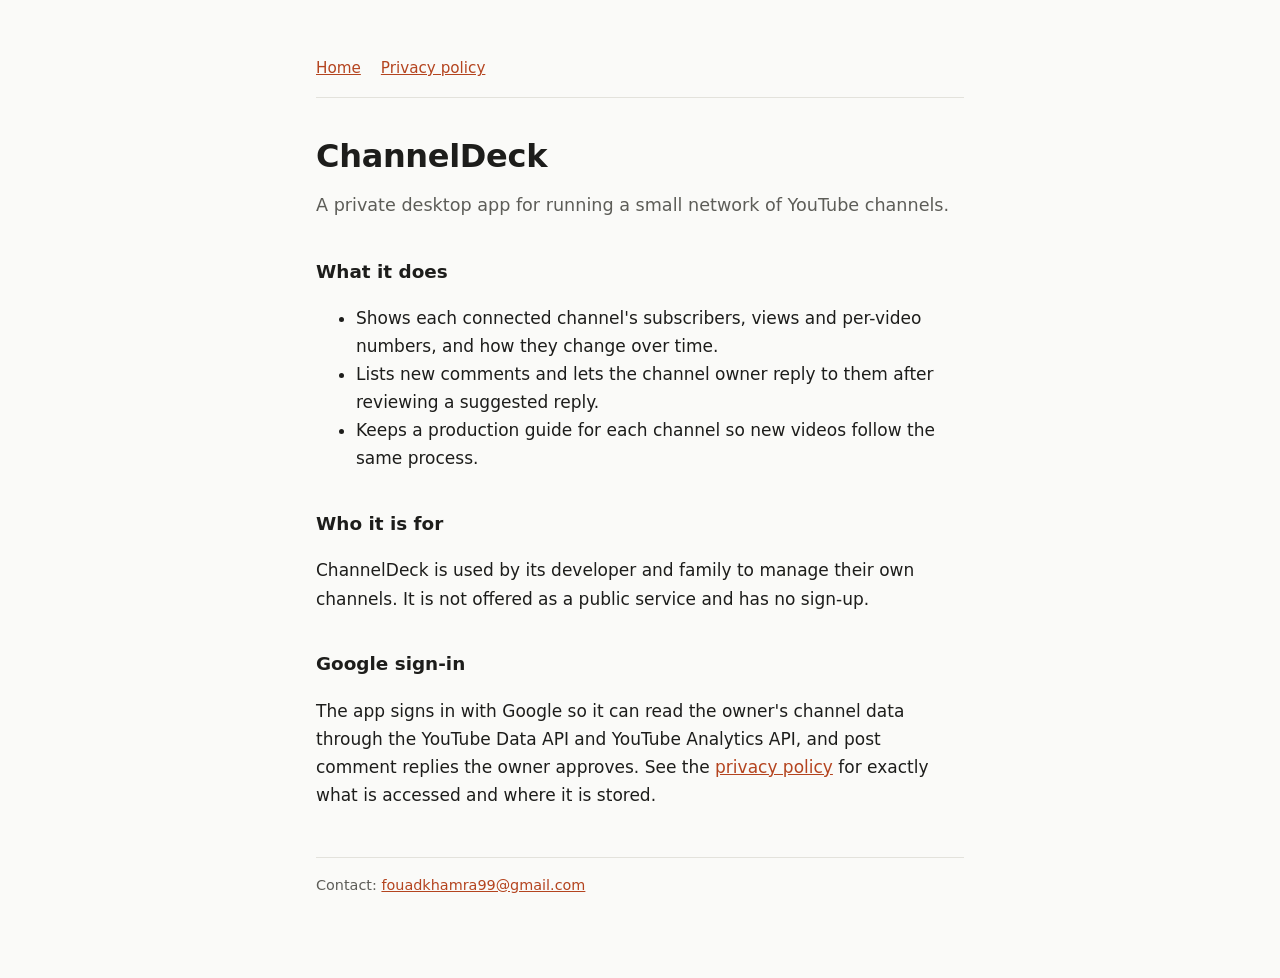
<file: index.html>
<!doctype html>
<html lang="en">
<head>
<meta charset="utf-8">
<meta name="viewport" content="width=device-width, initial-scale=1">
<title>ChannelDeck</title>
<link rel="stylesheet" href="style.css">
</head>
<body>
<main>
<nav><a href="./">Home</a><a href="privacy.html">Privacy policy</a></nav>
<h1>ChannelDeck</h1>
<p class="lede">A private desktop app for running a small network of YouTube channels.</p>

<h2>What it does</h2>
<ul>
  <li>Shows each connected channel's subscribers, views and per-video numbers, and how they change over time.</li>
  <li>Lists new comments and lets the channel owner reply to them after reviewing a suggested reply.</li>
  <li>Keeps a production guide for each channel so new videos follow the same process.</li>
</ul>

<h2>Who it is for</h2>
<p>ChannelDeck is used by its developer and family to manage their own channels. It is not offered as a public service and has no sign-up.</p>

<h2>Google sign-in</h2>
<p>The app signs in with Google so it can read the owner's channel data through the YouTube Data API and YouTube Analytics API, and post comment replies the owner approves. See the <a href="privacy.html">privacy policy</a> for exactly what is accessed and where it is stored.</p>

<footer>Contact: <a href="mailto:fouadkhamra99@gmail.com">fouadkhamra99@gmail.com</a></footer>
</main>
</body>
</html>
</file>
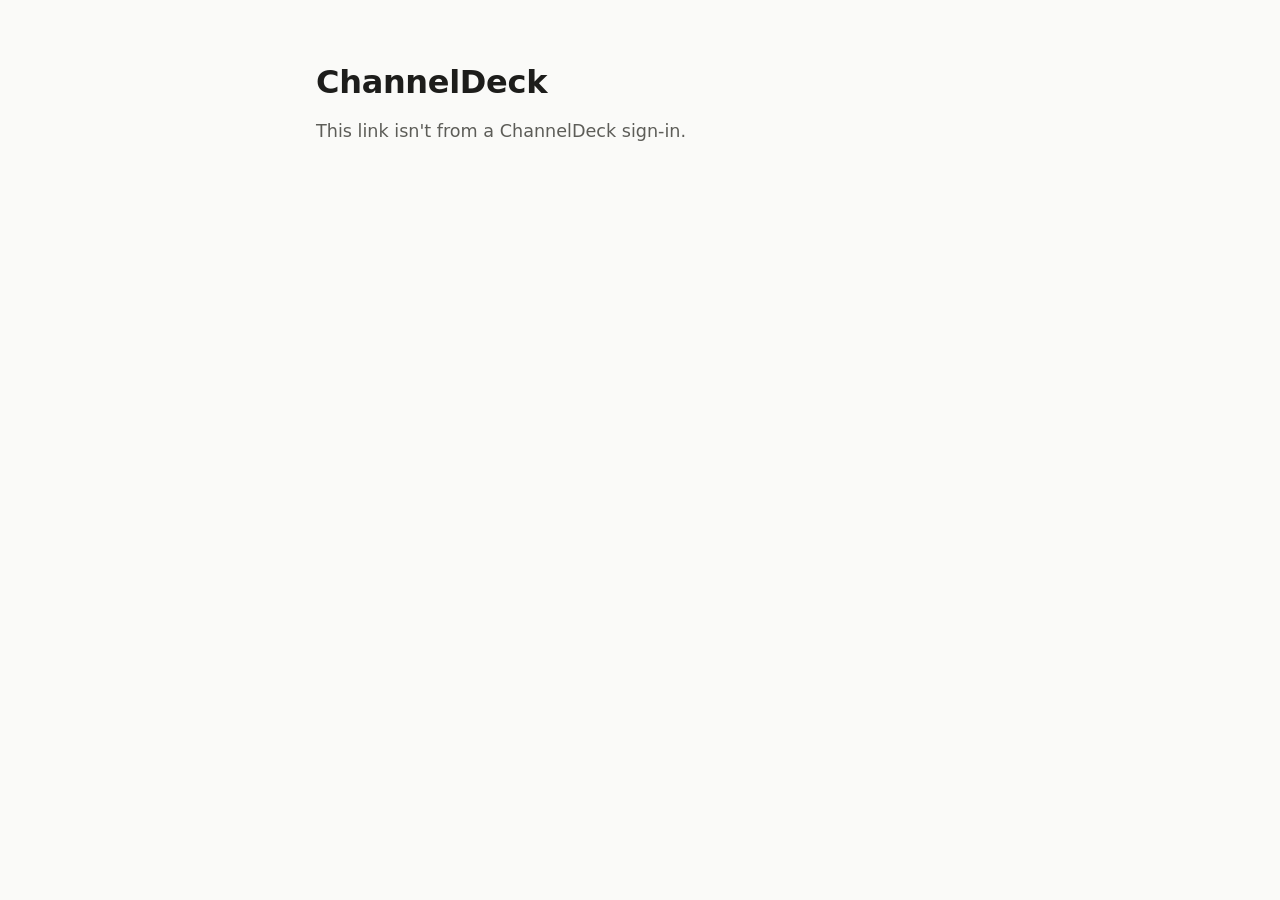
<file: callback.html>
<!doctype html>
<html lang="en">
<head>
<meta charset="utf-8">
<meta name="viewport" content="width=device-width, initial-scale=1">
<meta name="referrer" content="no-referrer">
<title>ChannelDeck sign-in</title>
<link rel="stylesheet" href="style.css">
</head>
<body>
<main>
<h1>ChannelDeck</h1>
<p class="lede" id="msg">Returning you to ChannelDeck…</p>
</main>
<script>
  // Facebook and Instagram only redirect to https pages. This page hands the sign-in result straight back
  // to the ChannelDeck app running on this same computer (127.0.0.1), on the port it put in `state`.
  // It never sends anything anywhere else and stores nothing.
  (function () {
    var q = new URLSearchParams(location.search);
    var state = q.get("state") || "";
    var port = Number(state.split(".")[0]);
    if (!(port >= 1024 && port <= 65535)) {
      document.getElementById("msg").textContent = "This link isn't from a ChannelDeck sign-in.";
      return;
    }
    var out = new URLSearchParams();
    ["code", "state", "error", "error_reason", "error_description"].forEach(function (k) {
      if (q.has(k)) out.set(k, q.get(k).replace(/#_$/, ""));
    });
    location.replace("http://127.0.0.1:" + port + "/callback/?" + out.toString());
  })();
</script>
</body>
</html>
</file>
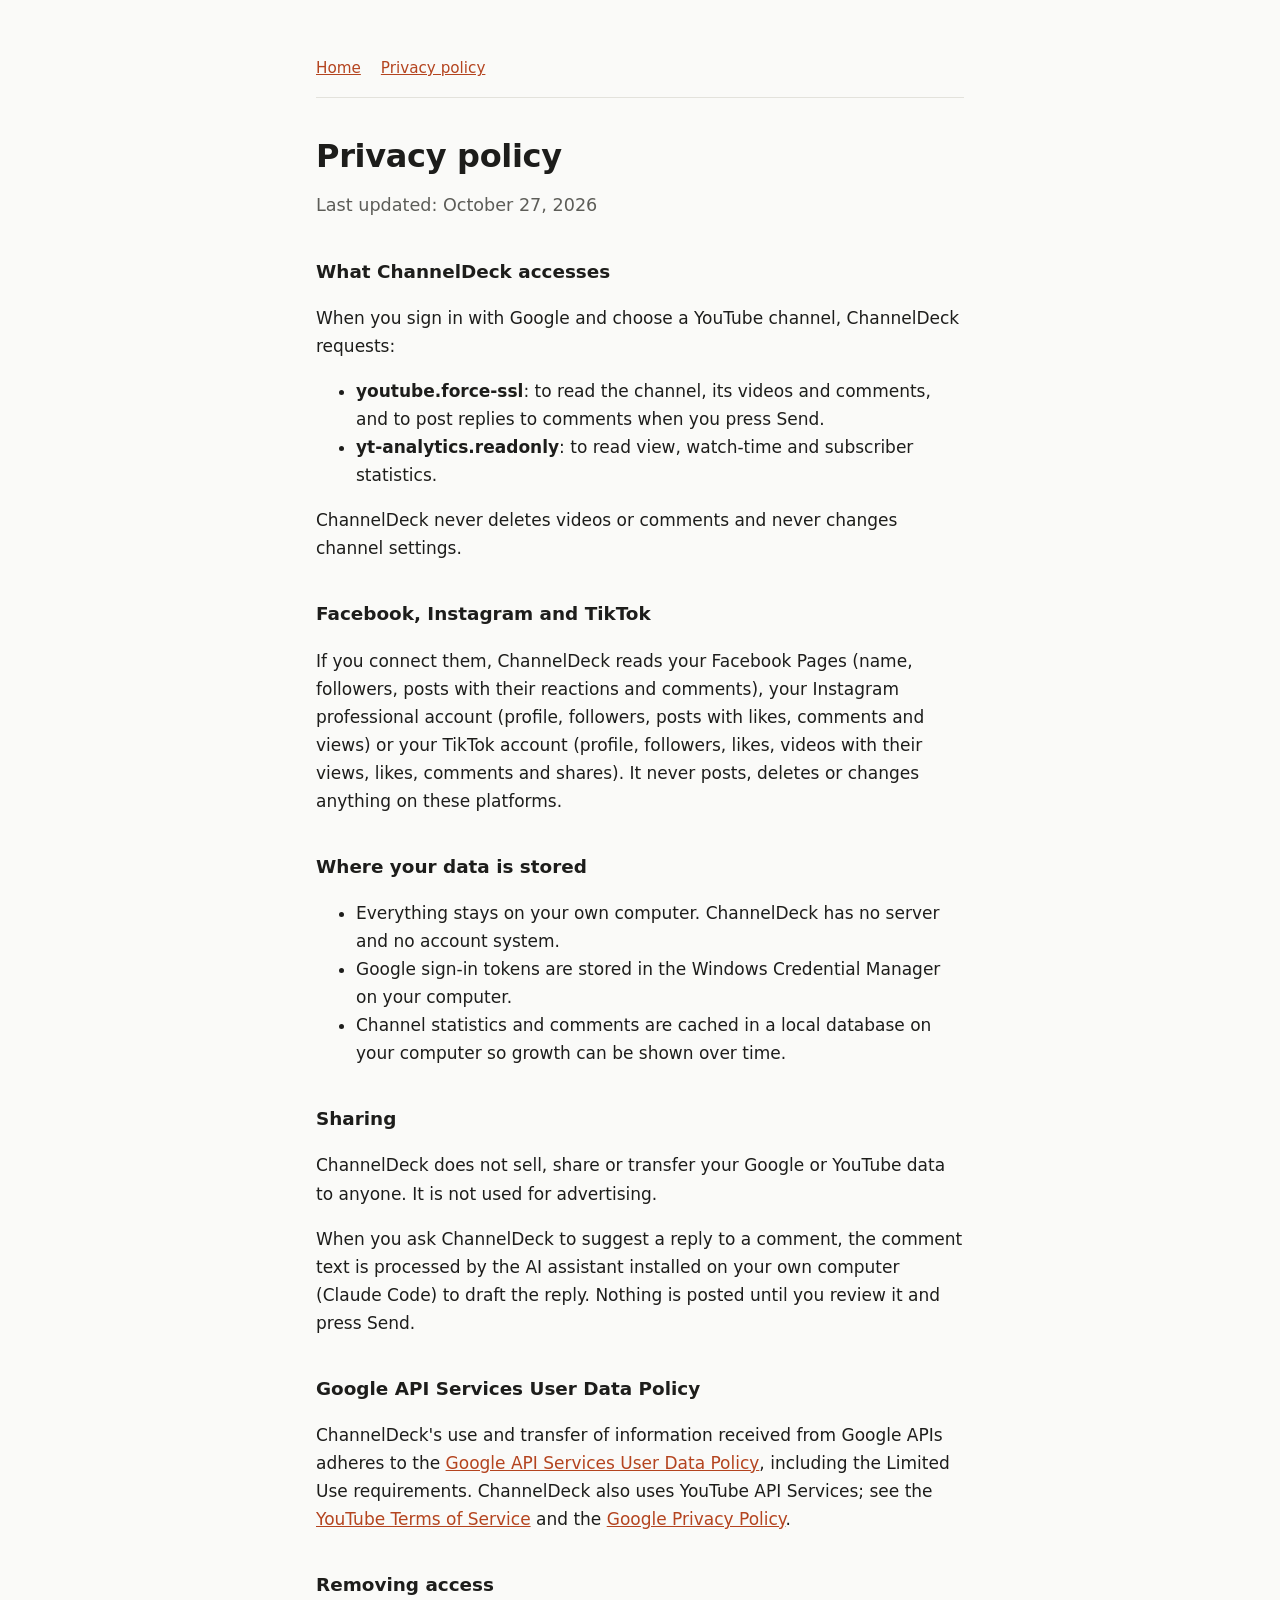
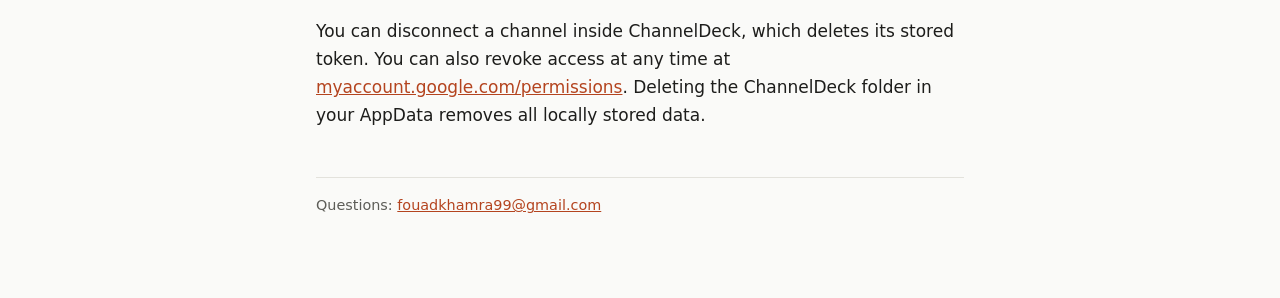
<file: privacy.html>
<!doctype html>
<html lang="en">
<head>
<meta charset="utf-8">
<meta name="viewport" content="width=device-width, initial-scale=1">
<title>ChannelDeck Privacy</title>
<link rel="stylesheet" href="style.css">
</head>
<body>
<main>
<nav><a href="./">Home</a><a href="privacy.html">Privacy policy</a></nav>
<h1>Privacy policy</h1>
<p class="lede">Last updated: October 27, 2026</p>

<h2>What ChannelDeck accesses</h2>
<p>When you sign in with Google and choose a YouTube channel, ChannelDeck requests:</p>
<ul>
  <li><strong>youtube.force-ssl</strong>: to read the channel, its videos and comments, and to post replies to comments when you press Send.</li>
  <li><strong>yt-analytics.readonly</strong>: to read view, watch-time and subscriber statistics.</li>
</ul>
<p>ChannelDeck never deletes videos or comments and never changes channel settings.</p>

<h2>Facebook, Instagram and TikTok</h2>
<p>If you connect them, ChannelDeck reads your Facebook Pages (name, followers, posts with their reactions and comments), your Instagram professional account (profile, followers, posts with likes, comments and views) or your TikTok account (profile, followers, likes, videos with their views, likes, comments and shares). It never posts, deletes or changes anything on these platforms.</p>

<h2>Where your data is stored</h2>
<ul>
  <li>Everything stays on your own computer. ChannelDeck has no server and no account system.</li>
  <li>Google sign-in tokens are stored in the Windows Credential Manager on your computer.</li>
  <li>Channel statistics and comments are cached in a local database on your computer so growth can be shown over time.</li>
</ul>

<h2>Sharing</h2>
<p>ChannelDeck does not sell, share or transfer your Google or YouTube data to anyone. It is not used for advertising.</p>
<p>When you ask ChannelDeck to suggest a reply to a comment, the comment text is processed by the AI assistant installed on your own computer (Claude Code) to draft the reply. Nothing is posted until you review it and press Send.</p>

<h2>Google API Services User Data Policy</h2>
<p>ChannelDeck's use and transfer of information received from Google APIs adheres to the <a href="https://developers.google.com/terms/api-services-user-data-policy">Google API Services User Data Policy</a>, including the Limited Use requirements. ChannelDeck also uses YouTube API Services; see the <a href="https://www.youtube.com/t/terms">YouTube Terms of Service</a> and the <a href="https://policies.google.com/privacy">Google Privacy Policy</a>.</p>

<h2>Removing access</h2>
<p>You can disconnect a channel inside ChannelDeck, which deletes its stored token. You can also revoke access at any time at <a href="https://myaccount.google.com/permissions">myaccount.google.com/permissions</a>. Deleting the ChannelDeck folder in your AppData removes all locally stored data.</p>

<footer>Questions: <a href="mailto:fouadkhamra99@gmail.com">fouadkhamra99@gmail.com</a></footer>
</main>
</body>
</html>
</file>
<file: style.css>
:root { --bg:#fafaf8; --fg:#1d1d1b; --muted:#5d5d58; --line:#e3e2dc; --accent:#b4441f; }
@media (prefers-color-scheme: dark) { :root { --bg:#141413; --fg:#ecebe6; --muted:#a3a29b; --line:#2c2b28; --accent:#e07a52; } }
* { box-sizing: border-box; }
body { margin:0; background:var(--bg); color:var(--fg); font:17px/1.65 system-ui, -apple-system, "Segoe UI", sans-serif; }
main { max-width: 680px; margin: 0 auto; padding: 56px 16px 80px; }
h1 { font-size: 2rem; margin: 0 0 .25em; letter-spacing: -.01em; }
h2 { font-size: 1.15rem; margin: 2em 0 .4em; }
p, li { color: var(--fg); }
.lede { color: var(--muted); font-size: 1.1rem; margin-top: 0; }
a { color: var(--accent); }
nav { display:flex; gap:20px; padding-bottom:16px; margin-bottom:32px; border-bottom:1px solid var(--line); font-size:.95rem; }
footer { margin-top:48px; padding-top:16px; border-top:1px solid var(--line); color:var(--muted); font-size:.9rem; }
</file>
